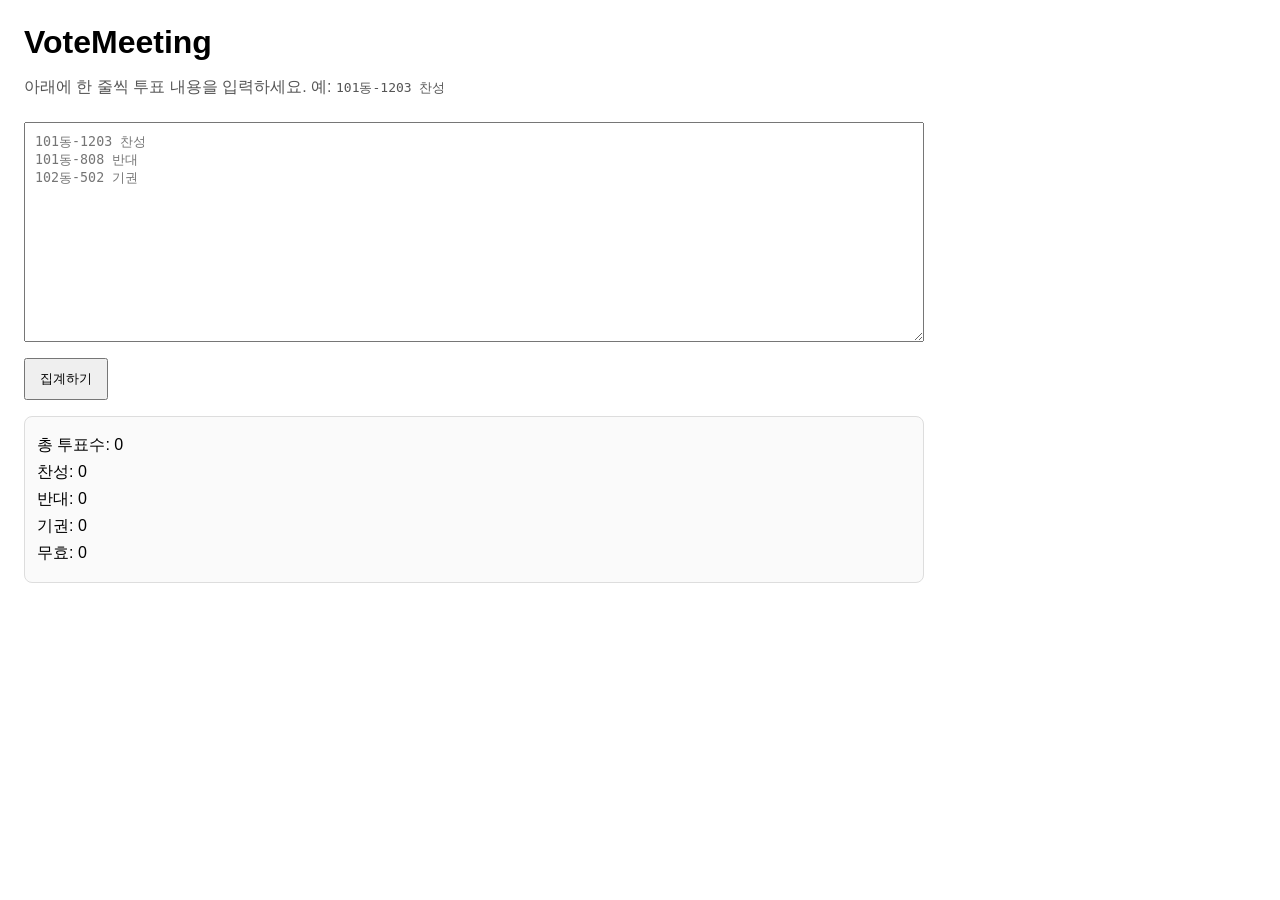
<file: index.html>
<!doctype html>
<html lang="ko">
<head>
  <meta charset="UTF-8" />
  <meta name="viewport" content="width=device-width, initial-scale=1.0" />
  <title>VoteMeeting</title>
  <style>
    body { font-family: Arial, sans-serif; margin: 24px; max-width: 900px; }
    h1 { margin-bottom: 8px; }
    p { color: #555; }
    textarea { width: 100%; min-height: 220px; margin-top: 8px; padding: 10px; box-sizing: border-box; }
    button { margin-top: 12px; padding: 10px 14px; cursor: pointer; }
    .result { margin-top: 16px; padding: 12px; border: 1px solid #ddd; border-radius: 8px; background: #fafafa; }
    .row { margin: 6px 0; }
  </style>
</head>
<body>
  <h1>VoteMeeting</h1>
  <p>아래에 한 줄씩 투표 내용을 입력하세요. 예: <code>101동-1203 찬성</code></p>
  <textarea id="votes" placeholder="101동-1203 찬성&#10;101동-808 반대&#10;102동-502 기권"></textarea>
  <br />
  <button id="countBtn">집계하기</button>

  <div class="result" id="result">
    <div class="row">총 투표수: 0</div>
    <div class="row">찬성: 0</div>
    <div class="row">반대: 0</div>
    <div class="row">기권: 0</div>
    <div class="row">무효: 0</div>
  </div>

  <script>
    const countBtn = document.getElementById("countBtn");
    const votesInput = document.getElementById("votes");
    const result = document.getElementById("result");

    const normalize = (text) => text.trim().toLowerCase();

    function parseVote(line) {
      const n = normalize(line);
      if (!n) return null;
      if (n.includes("찬성")) return "찬성";
      if (n.includes("반대")) return "반대";
      if (n.includes("기권")) return "기권";
      return "무효";
    }

    function render(counts) {
      result.innerHTML = `
        <div class="row">총 투표수: ${counts.total}</div>
        <div class="row">찬성: ${counts.agree}</div>
        <div class="row">반대: ${counts.disagree}</div>
        <div class="row">기권: ${counts.abstain}</div>
        <div class="row">무효: ${counts.invalid}</div>
      `;
    }

    countBtn.addEventListener("click", () => {
      const lines = votesInput.value.split(/\r?\n/);
      const counts = { total: 0, agree: 0, disagree: 0, abstain: 0, invalid: 0 };

      for (const line of lines) {
        const vote = parseVote(line);
        if (!vote) continue;
        counts.total += 1;
        if (vote === "찬성") counts.agree += 1;
        else if (vote === "반대") counts.disagree += 1;
        else if (vote === "기권") counts.abstain += 1;
        else counts.invalid += 1;
      }

      render(counts);
    });
  </script>
</body>
</html>
</file>
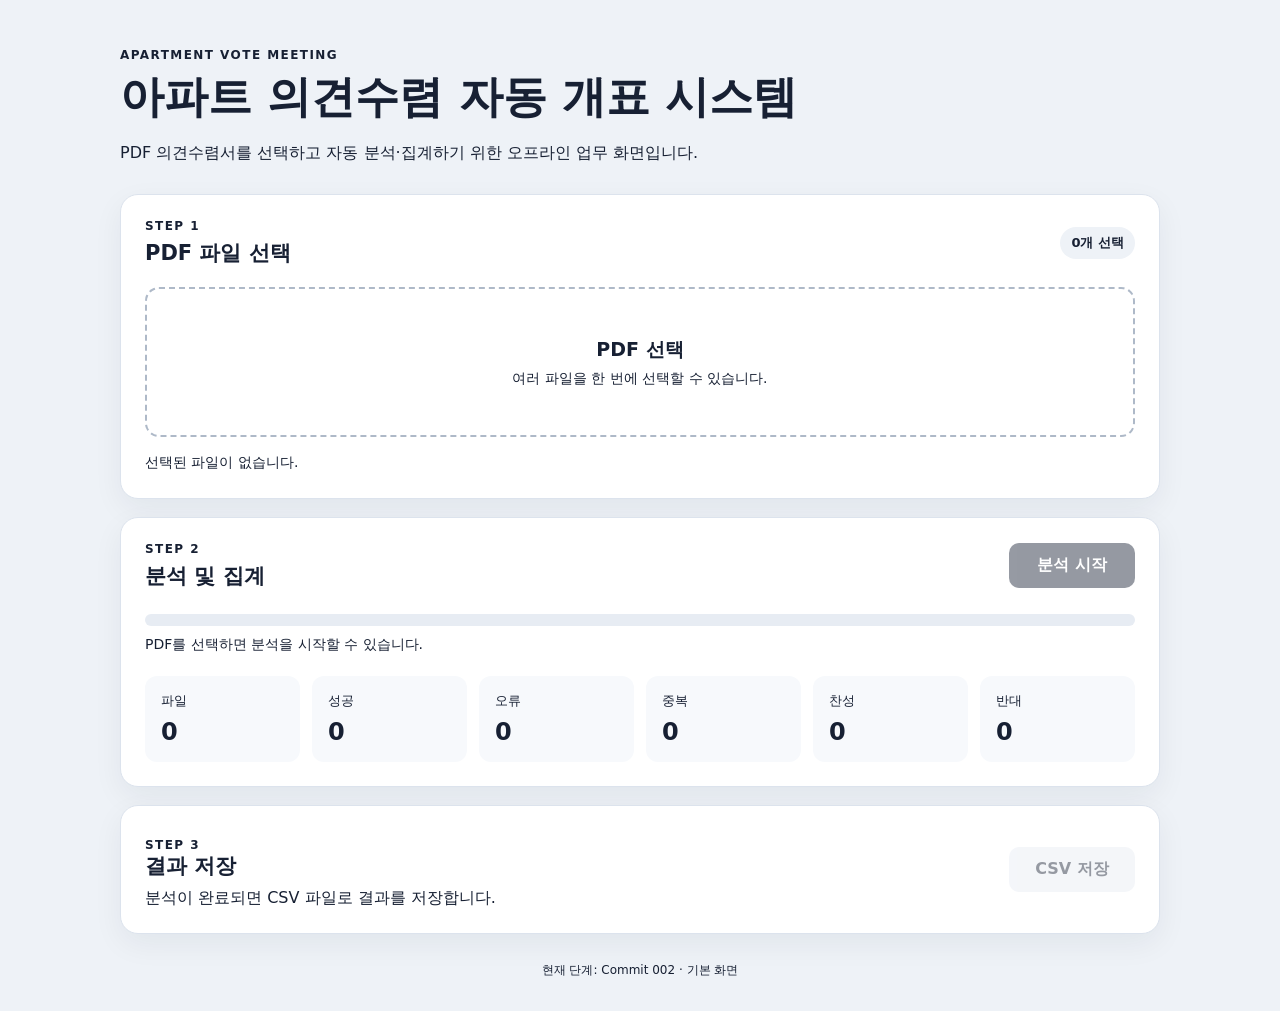
<file: vote.html>
<!doctype html>
<html lang="ko">
<head>
  <meta charset="utf-8">
  <meta name="viewport" content="width=device-width, initial-scale=1">
  <title>아파트 의견수렴 자동 개표 시스템</title>
  <link rel="stylesheet" href="style.css">
</head>
<body>
  <main class="app-shell">
    <header class="hero">
      <p class="eyebrow">Apartment Vote Meeting</p>
      <h1>아파트 의견수렴 자동 개표 시스템</h1>
      <p>PDF 의견수렴서를 선택하고 자동 분석·집계하기 위한 오프라인 업무 화면입니다.</p>
    </header>

    <section class="panel" aria-labelledby="file-title">
      <div class="panel-heading">
        <div>
          <p class="step">STEP 1</p>
          <h2 id="file-title">PDF 파일 선택</h2>
        </div>
        <span id="fileCount" class="badge">0개 선택</span>
      </div>
      <label class="file-picker" for="pdfFiles">
        <strong>PDF 선택</strong>
        <span>여러 파일을 한 번에 선택할 수 있습니다.</span>
      </label>
      <input id="pdfFiles" type="file" accept="application/pdf,.pdf" multiple>
      <div id="fileSummary" class="file-summary">선택된 파일이 없습니다.</div>
    </section>

    <section class="panel" aria-labelledby="analysis-title">
      <div class="panel-heading">
        <div>
          <p class="step">STEP 2</p>
          <h2 id="analysis-title">분석 및 집계</h2>
        </div>
        <button id="analyzeButton" class="primary-button" type="button" disabled>분석 시작</button>
      </div>

      <div class="progress-track" aria-label="분석 진행률">
        <div id="progressBar" class="progress-bar"></div>
      </div>
      <p id="statusText" class="status-text">PDF를 선택하면 분석을 시작할 수 있습니다.</p>

      <div class="stats-grid">
        <article><span>파일</span><strong id="statFiles">0</strong></article>
        <article><span>성공</span><strong id="statSuccess">0</strong></article>
        <article><span>오류</span><strong id="statErrors">0</strong></article>
        <article><span>중복</span><strong id="statDuplicates">0</strong></article>
        <article><span>찬성</span><strong id="statApprove">0</strong></article>
        <article><span>반대</span><strong id="statReject">0</strong></article>
      </div>
    </section>

    <section class="panel export-panel" aria-labelledby="export-title">
      <div>
        <p class="step">STEP 3</p>
        <h2 id="export-title">결과 저장</h2>
        <p>분석이 완료되면 CSV 파일로 결과를 저장합니다.</p>
      </div>
      <button id="saveButton" class="secondary-button" type="button" disabled>CSV 저장</button>
    </section>

    <footer>현재 단계: Commit 002 · 기본 화면</footer>
  </main>
  <script src="app.js"></script>
</body>
</html>
</file>
<file: style.css>
:root {
  font-family: "Malgun Gothic", "Apple SD Gothic Neo", system-ui, sans-serif;
  color: #172033;
  background: #eef2f7;
}

* { box-sizing: border-box; }
body { margin: 0; min-height: 100vh; background: #eef2f7; }
button, input { font: inherit; }
button { cursor: pointer; }
button:disabled { cursor: not-allowed; opacity: .45; }

.app-shell { width: min(1040px, calc(100% - 32px)); margin: 0 auto; padding: 48px 0 32px; }
.hero { margin-bottom: 28px; }
.eyebrow, .step { margin: 0 0 6px; font-size: 12px; font-weight: 800; letter-spacing: .12em; text-transform: uppercase; }
.hero h1 { margin: 0; font-size: clamp(28px, 5vw, 44px); }
.hero > p:last-child { max-width: 720px; margin: 12px 0 0; line-height: 1.7; }

.panel { margin: 18px 0; padding: 24px; background: #fff; border: 1px solid #dce3ed; border-radius: 18px; box-shadow: 0 10px 30px rgba(23,32,51,.06); }
.panel-heading, .export-panel { display: flex; align-items: center; justify-content: space-between; gap: 20px; }
h2 { margin: 0; font-size: 21px; }
.badge { padding: 7px 11px; border-radius: 999px; background: #eef2f7; font-size: 13px; font-weight: 700; }

#pdfFiles { position: absolute; width: 1px; height: 1px; overflow: hidden; opacity: 0; }
.file-picker { display: flex; flex-direction: column; align-items: center; justify-content: center; min-height: 150px; margin-top: 20px; border: 2px dashed #aeb9c8; border-radius: 14px; cursor: pointer; text-align: center; }
.file-picker strong { font-size: 19px; }
.file-picker span { margin-top: 7px; font-size: 14px; }
.file-summary { margin-top: 14px; font-size: 14px; line-height: 1.6; }

.primary-button, .secondary-button { min-width: 126px; padding: 12px 18px; border: 0; border-radius: 10px; font-weight: 800; }
.primary-button { background: #172033; color: #fff; }
.secondary-button { background: #e7ecf3; color: #172033; }
.progress-track { height: 12px; margin-top: 24px; overflow: hidden; background: #e7ecf3; border-radius: 999px; }
.progress-bar { width: 0; height: 100%; background: #172033; transition: width .25s ease; }
.status-text { margin: 10px 0 0; font-size: 14px; }
.stats-grid { display: grid; grid-template-columns: repeat(6, 1fr); gap: 12px; margin-top: 22px; }
.stats-grid article { padding: 16px; background: #f7f9fc; border-radius: 12px; }
.stats-grid span, .stats-grid strong { display: block; }
.stats-grid span { font-size: 13px; }
.stats-grid strong { margin-top: 8px; font-size: 24px; }
.export-panel p { margin: 8px 0 0; }
footer { padding-top: 10px; text-align: center; font-size: 12px; }

@media (max-width: 760px) {
  .app-shell { width: min(100% - 20px, 1040px); padding-top: 24px; }
  .panel-heading, .export-panel { align-items: stretch; flex-direction: column; }
  .primary-button, .secondary-button { width: 100%; }
  .stats-grid { grid-template-columns: repeat(2, 1fr); }
}
</file>
